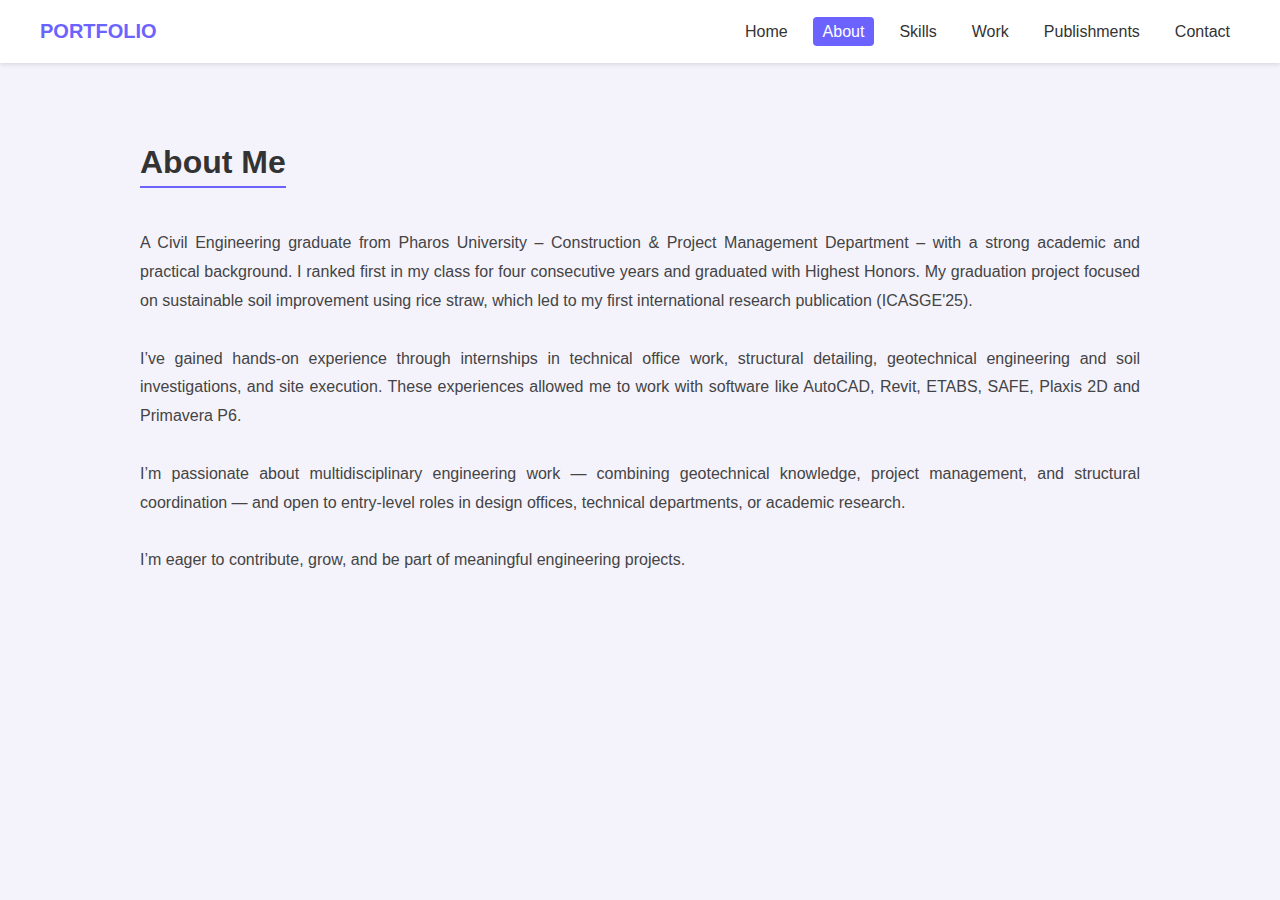
<file: about.html>
<!DOCTYPE html>
<html lang="en">
<head>
  <meta charset="UTF-8"/>
  <meta name="viewport" content="width=device-width, initial-scale=1.0"/>
  <title>About | Portfolio</title>
<link rel="stylesheet" href="styles.css">
</head>
<body>

  <header>
    <div class="logo">PORTFOLIO</div>
    <nav>
      <ul>
        <li><a href="index.html">Home</a></li>
        <li><a class="active" href="about.html">About</a></li>
        <li><a href="skills.html">Skills</a></li>
        <li><a href="work.html">Work</a></li>
        <li><a href="publishments.html">Publishments</a></li>
        <li><a href="contact.html">Contact</a></li>
      </ul>
    </nav>
  </header>

  <section class="section">
    <h1>About Me</h1>
    <p>
      A Civil Engineering graduate from Pharos University – Construction & Project Management Department – with a strong academic and practical background.
      I ranked first in my class for four consecutive years and graduated with Highest Honors. My graduation project focused on sustainable soil improvement using rice straw, which led to my first international research publication (ICASGE'25).
      <br><br>
      I’ve gained hands-on experience through internships in technical office work, structural detailing, geotechnical engineering and soil investigations, and site execution. These experiences allowed me to work with software like AutoCAD, Revit, ETABS, SAFE, Plaxis 2D and Primavera P6.
      <br><br>
      I’m passionate about multidisciplinary engineering work — combining geotechnical knowledge, project management, and structural coordination — and open to entry-level roles in design offices, technical departments, or academic research.
      <br><br>
      I’m eager to contribute, grow, and be part of meaningful engineering projects.
    </p>
  </section>

</body>
</html>
</file>
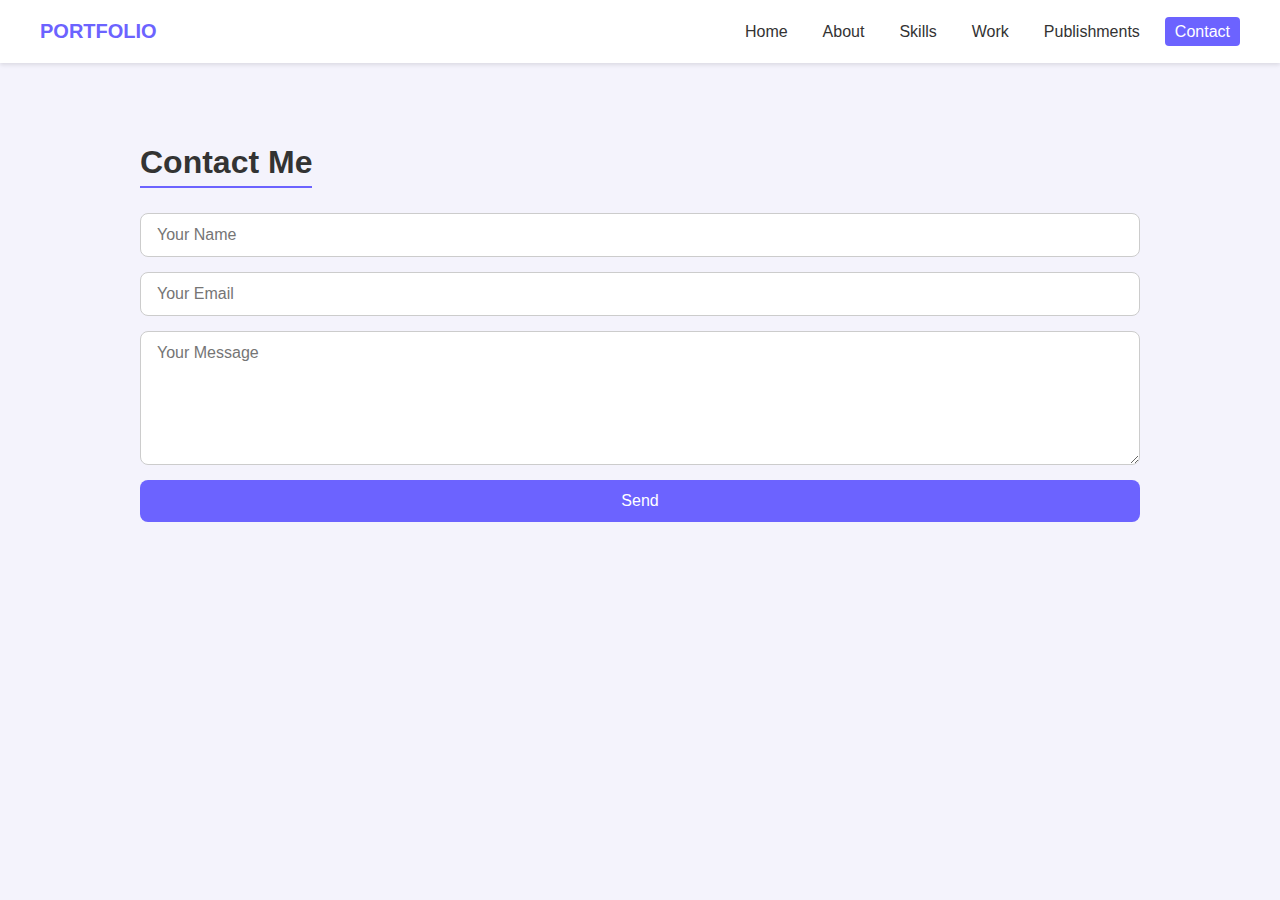
<file: contact.html>
<!DOCTYPE html>
<html lang="en">
<head>
  <meta charset="UTF-8"/>
  <meta name="viewport" content="width=device-width, initial-scale=1.0"/>
  <title>Contact ME | Rewan</title>
  <link rel="stylesheet" href="styles.css">
</head>
<body>
  <header>
    <div class="logo">PORTFOLIO</div>
    <nav>
      <ul class="nav-links">
        <li><a href="index.html">Home</a></li>
        <li><a href="about.html">About</a></li>
        <li><a href="skills.html">Skills</a></li>
        <li><a href="work.html">Work</a></li>
        <li><a href="publishments.html">Publishments</a></li>
        <li><a class="active" href="contact.html">Contact</a></li>
      </ul>
    </nav>
  </header>

<section class="section">
  <h1>Contact Me</h1>
  <form class="contact-form" id="contactForm">
    <input name="entry.1072669873" type="text" placeholder="Your Name" required />
    <input name="entry.1297949091" type="email" placeholder="Your Email" required />
    <textarea name="entry.1223490275" rows="6" placeholder="Your Message" required></textarea>
    <button type="submit">Send</button>
  </form>
  <p id="responseMsg" style="display:none; color:green; font-weight:bold; text-align:center; margin-top:15px;">
    Thank you! Your message was sent.
  </p>
</section>

<script>
  const form = document.getElementById('contactForm');
  const responseMsg = document.getElementById('responseMsg');

  form.addEventListener('submit', function (e) {
    e.preventDefault();

    const formData = new FormData(form);

    fetch('https://docs.google.com/forms/d/e/1FAIpQLSdcZ8PrewkZLtcZnEMGIC7N2u4L2aOIqlFZCDQtVk_DdRiHsw/formResponse', {
      method: 'POST',
      mode: 'no-cors',
      body: formData
    }).then(() => {
      form.reset();
      responseMsg.style.display = 'block';
    }).catch(() => {
      alert('There was an error sending your message.');
    });
  });
</script>


</body>
 

</html>
</file>
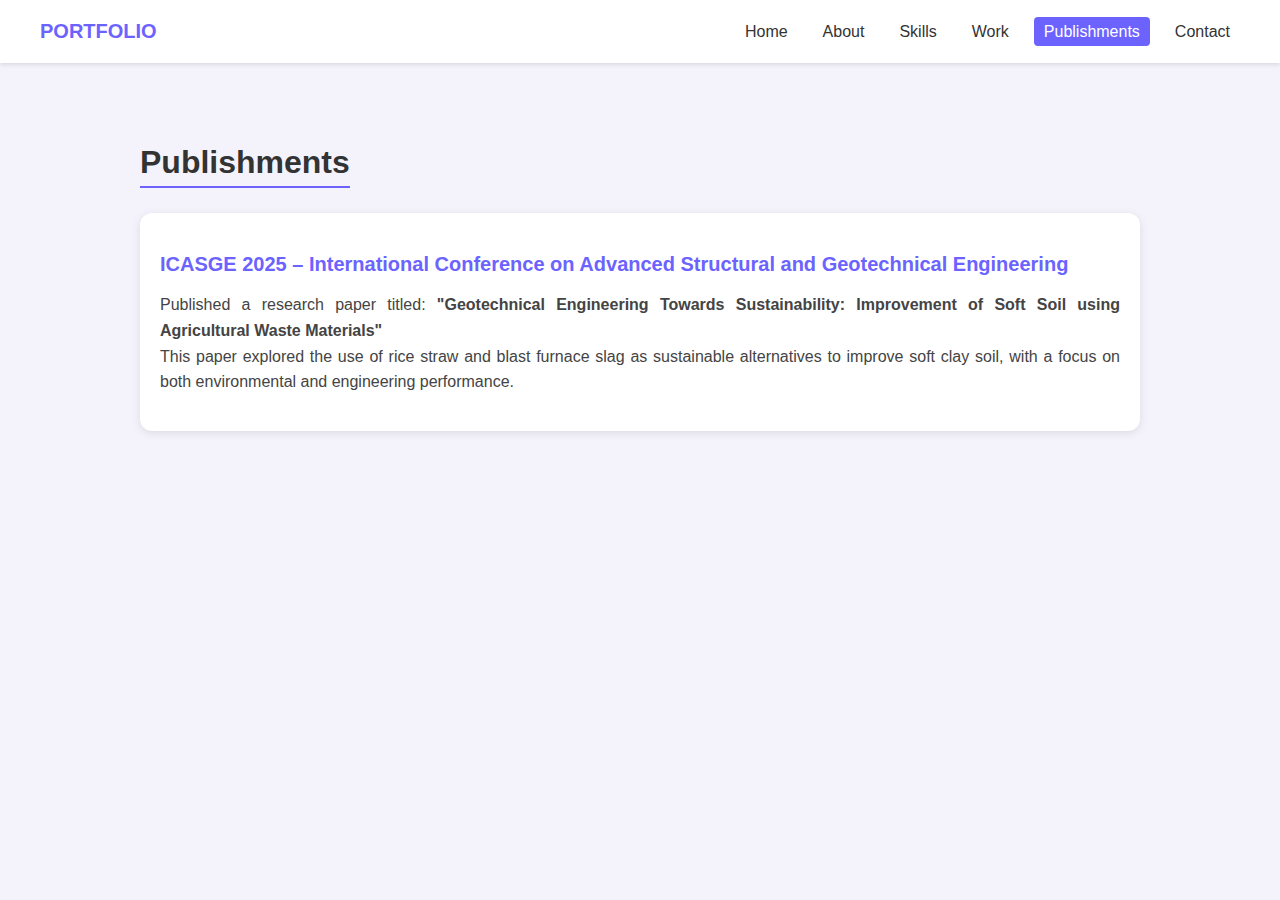
<file: publishments.html>
<!DOCTYPE html>
<html lang="en">
<head>
  <meta charset="UTF-8"/>
  <meta name="viewport" content="width=device-width, initial-scale=1.0"/>
  <title>Publishments | Rewan</title>
<link rel="stylesheet" href="styles.css">
</head>
<body>
  <header>
    <div class="logo">PORTFOLIO</div>
    <nav>
      <ul>
        <li><a href="index.html">Home</a></li>
        <li><a href="about.html">About</a></li>
        <li><a href="skills.html">Skills</a></li>
        <li><a href="work.html">Work</a></li>
        <li><a class="active" href="publishments.html">Publishments</a></li>
        <li><a href="contact.html">Contact</a></li>
      </ul>
    </nav>
  </header>

  <section class="section">
    <h1>Publishments</h1>

    <div class="publish-card">
      <h3>ICASGE 2025 – International Conference on Advanced Structural and Geotechnical Engineering</h3>
      <p>
        Published a research paper titled:
        <strong>"Geotechnical Engineering Towards Sustainability: Improvement of Soft Soil using Agricultural Waste Materials"</strong><br>
        This paper explored the use of rice straw and blast furnace slag as sustainable alternatives to improve soft clay soil, with a focus on both environmental and engineering performance.
      </p>
    </div>
  </section>
</body>
</html>
</file>
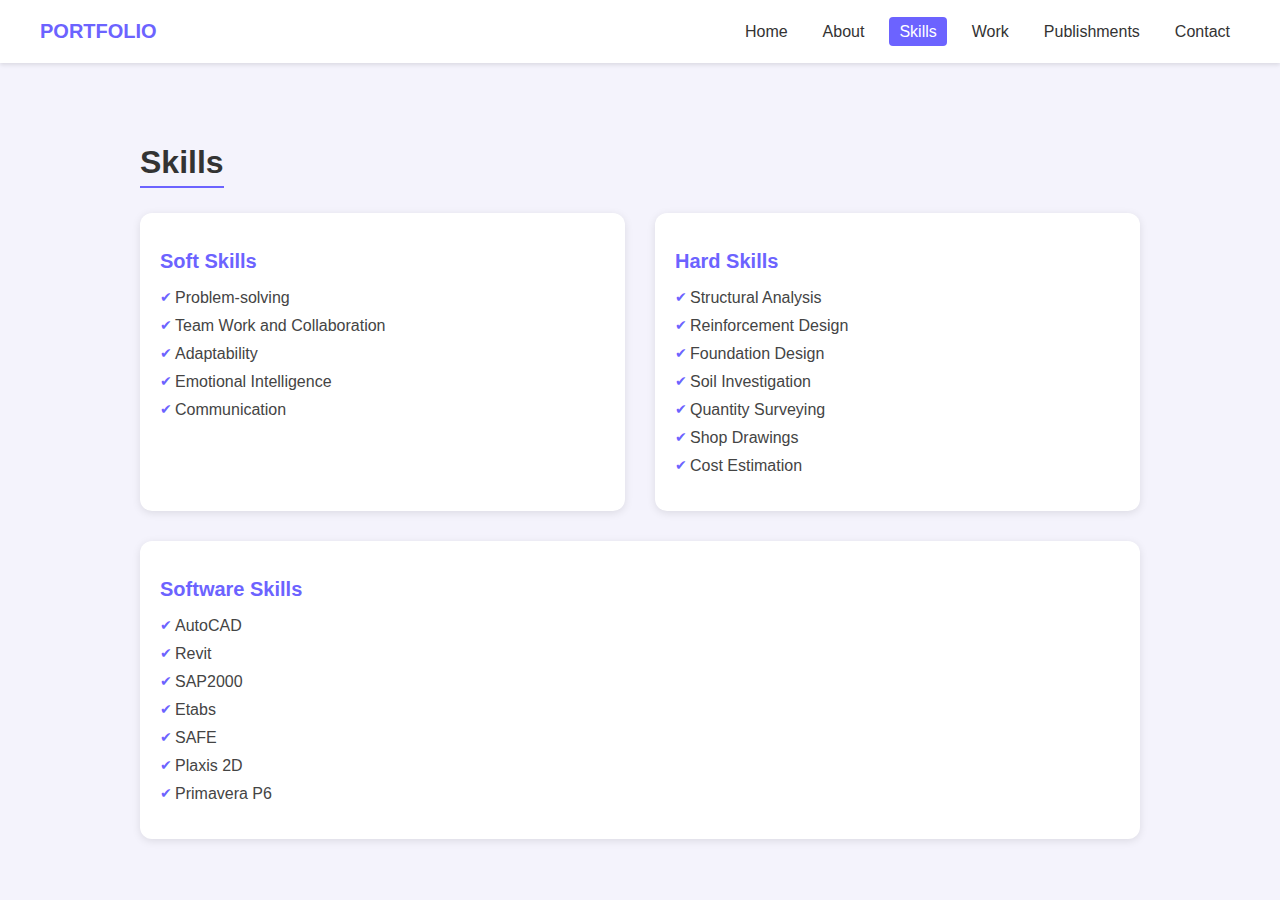
<file: skills.html>
<!DOCTYPE html>
<html lang="en">
<head>
  <meta charset="UTF-8"/>
  <meta name="viewport" content="width=device-width, initial-scale=1.0"/>
  <title>Skills | PORTFOLIO</title>
<link rel="stylesheet" href="styles.css">
</head>
<body>

  <header>
    <div class="logo">PORTFOLIO</div>
    <nav>
      <ul>
        <li><a href="index.html">Home</a></li>
        <li><a href="about.html">About</a></li>
        <li><a class="active" href="skills.html">Skills</a></li>
        <li><a href="work.html">Work</a></li>
        <li><a href="publishments.html">Publishments</a></li>
        <li><a href="contact.html">Contact</a></li>
      </ul>
    </nav>
  </header>

  <section class="section">
    <h1>Skills</h1>
    <div class="skills-columns">
      <div class="skills-group">
        <h2>Soft Skills</h2>
        <ul>
          <li>Problem-solving</li>
          <li>Team Work and Collaboration</li>
          <li>Adaptability</li>
          <li>Emotional Intelligence</li>
          <li>Communication</li>
        </ul>
      </div>

      <div class="skills-group">
        <h2>Hard Skills</h2>
        <ul>
          <li>Structural Analysis</li>
          <li>Reinforcement Design</li>
          <li>Foundation Design</li>
          <li>Soil Investigation</li>
          <li>Quantity Surveying</li>
          <li>Shop Drawings</li>
          <li>Cost Estimation</li>
        </ul>
      </div>

      <div class="skills-group">
        <h2>Software Skills</h2>
        <ul>
          <li>AutoCAD</li>
          <li>Revit</li>
          <li>SAP2000</li>
          <li>Etabs</li>
          <li>SAFE</li>
          <li>Plaxis 2D</li>
          <li>Primavera P6</li>
        </ul>
      </div>
    </div>
  </section>

</body>
</html>
</file>
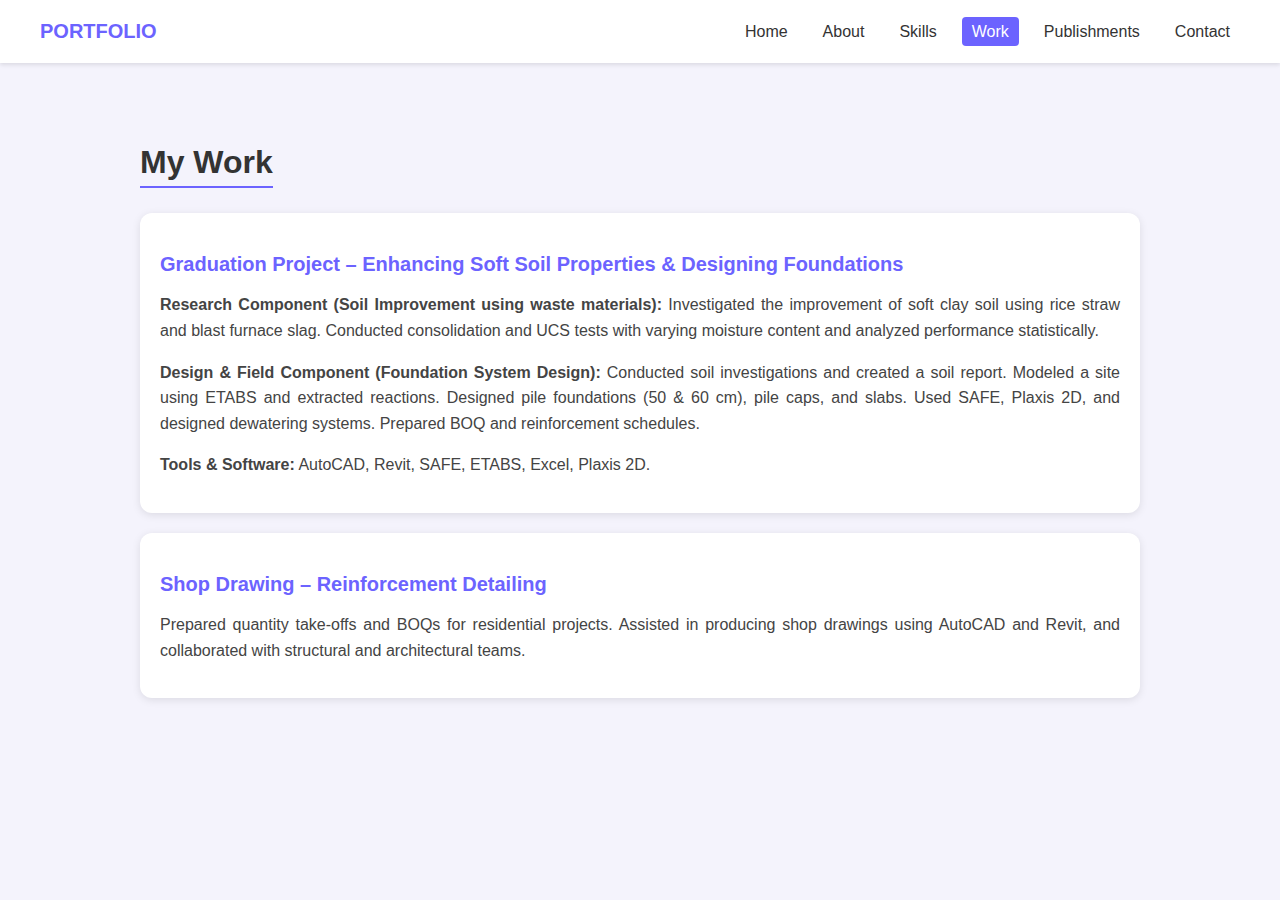
<file: work.html>
<!DOCTYPE html>
<html lang="en">
<head>
  <meta charset="UTF-8"/>
  <meta name="viewport" content="width=device-width, initial-scale=1.0"/>
  <title>Work | PORTFOLIO</title>
<link rel="stylesheet" href="styles.css">
</head>
<body>
  <header>
    <div class="logo">PORTFOLIO</div>
    <nav>
      <ul>
        <li><a href="index.html">Home</a></li>
        <li><a href="about.html">About</a></li>
        <li><a href="skills.html">Skills</a></li>
        <li><a class="active" href="work.html">Work</a></li>
        <li><a href="publishments.html">Publishments</a></li>
        <li><a href="contact.html">Contact</a></li>
      </ul>
    </nav>
  </header>

  <section class="section">
    <h1>My Work</h1>
    <div class="projects">

      <div class="project">
        <h3>Graduation Project – Enhancing Soft Soil Properties & Designing Foundations</h3>
        <p><strong>Research Component (Soil Improvement using waste materials):</strong> Investigated the improvement of soft clay soil using rice straw and blast furnace slag. Conducted consolidation and UCS tests with varying moisture content and analyzed performance statistically.</p>
        <p><strong>Design & Field Component (Foundation System Design):</strong> Conducted soil investigations and created a soil report. Modeled a site using ETABS and extracted reactions. Designed pile foundations (50 & 60 cm), pile caps, and slabs. Used SAFE, Plaxis 2D, and designed dewatering systems. Prepared BOQ and reinforcement schedules.</p>
        <p><strong>Tools & Software:</strong> AutoCAD, Revit, SAFE, ETABS, Excel, Plaxis 2D.</p>
      </div>

      <div class="project">
        <h3>Shop Drawing – Reinforcement Detailing</h3>
        <p>Prepared quantity take-offs and BOQs for residential projects. Assisted in producing shop drawings using AutoCAD and Revit, and collaborated with structural and architectural teams.</p>
      </div>

    </div>
  </section>
</body>
</html>
</file>
<file: styles.css>
/* Base Styles (Mobile First) */
body {
  background-color: #f4f3fc;
  font-family: 'Segoe UI', sans-serif;
  margin: 0;
  padding: 0;
}

header {
  background-color: white;
  padding: 20px;
  box-shadow: 0 2px 4px rgba(0,0,0,0.1);
  display: flex;
  flex-direction: column;
  align-items: center;
  gap: 15px;
}

.logo {
  font-weight: bold;
  font-size: 20px;
  color: #6c63ff;
}

nav ul {
  list-style: none;
  display: flex;
  flex-wrap: wrap;
  justify-content: center;
  gap: 10px;
  margin: 0;
  padding: 0;
}

nav a {
  text-decoration: none;
  color: #333;
  font-weight: 500;
  padding: 6px 10px;
  border-radius: 4px;
}

nav a.active, nav a:hover {
  background-color: #6c63ff;
  color: white;
}

.section {
  padding: 40px 20px;
  max-width: 100%;
  margin: auto;
}

.section h1 {
  font-size: 28px;
  margin-bottom: 25px;
  color: #333;
  border-bottom: 2px solid #6c63ff;
  display: inline-block;
  padding-bottom: 5px;
}

/* Hero Section (Home Page) */
.hero {
  display: flex;
  flex-direction: column;
  padding: 30px 20px;
  align-items: center;
  text-align: center;
}

.hero .content {
  max-width: 100%;
  margin-bottom: 30px;
}

.hero h1 {
  font-size: 28px;
  margin-bottom: 10px;
}

.hero h2 {
  font-size: 20px;
  margin-bottom: 15px;
  color: #6c63ff;
}

.hero p {
  font-size: 16px;
  line-height: 1.6;
  margin-bottom: 20px;
}

.btn {
  background-color: #6c63ff;
  color: white;
  padding: 10px 20px;
  text-decoration: none;
  border-radius: 5px;
  font-weight: bold;
  display: inline-block;
}

.hero-image img {
  max-width: 250px;
  width: 100%;
  border-radius: 10px;
}

/* Social Icons */
.social-icons {
  position: fixed;
  left: 10px;
  bottom: 10px;
  display: flex;
  flex-direction: column;
  gap: 8px;
}

.social-icons a img {
  width: 25px;
  height: 25px;
}

/* About Page */
.section p {
  font-size: 16px;
  line-height: 1.8;
  color: #444;
  text-align: justify;
}

/* Skills Page */
.skills-columns {
  display: flex;
  flex-direction: column;
  gap: 20px;
}

.skills-group {
  background-color: white;
  padding: 20px;
  border-radius: 12px;
  box-shadow: 0 2px 8px rgba(0,0,0,0.1);
}

.skills-group h2 {
  font-size: 20px;
  color: #6c63ff;
  margin-bottom: 15px;
}

.skills-group ul {
  list-style: none;
  padding: 0;
}

.skills-group li {
  margin-bottom: 10px;
  color: #444;
  padding-left: 15px;
  position: relative;
}

.skills-group li::before {
  content: "✔";
  position: absolute;
  left: 0;
  color: #6c63ff;
  font-size: 14px;
}

/* Work Page */
.projects {
  display: flex;
  flex-direction: column;
  gap: 20px;
}

.project {
  background-color: white;
  padding: 20px;
  border-radius: 12px;
  box-shadow: 0 2px 8px rgba(0,0,0,0.1);
}

.project h3 {
  font-size: 20px;
  color: #6c63ff;
  margin-bottom: 15px;
}

.project p {
  color: #444;
  line-height: 1.6;
  margin-bottom: 15px;
}

/* Publications Page */
.publish-card {
  background-color: white;
  padding: 20px;
  border-radius: 12px;
  box-shadow: 0 2px 8px rgba(0,0,0,0.1);
  margin-bottom: 20px;
}

.publish-card h3 {
  color: #6c63ff;
  font-size: 20px;
  margin-bottom: 10px;
}

.publish-card p {
  color: #444;
  line-height: 1.6;
}

/* Contact Page */
.contact-form {
  display: flex;
  flex-direction: column;
  gap: 15px;
}

.contact-form input,
.contact-form textarea {
  padding: 12px 16px;
  border: 1px solid #ccc;
  border-radius: 8px;
  font-size: 16px;
  font-family: inherit;
  resize: vertical;
}

.contact-form button {
  background-color: #6c63ff;
  color: white;
  padding: 12px 20px;
  border: none;
  border-radius: 8px;
  font-size: 16px;
  cursor: pointer;
  transition: background-color 0.3s ease;
}

.contact-form button:hover {
  background-color: #574fce;
}

/* Tablet Styles (min-width: 768px) */
@media (min-width: 768px) {
  header {
    flex-direction: row;
    justify-content: space-between;
    padding: 20px 30px;
  }
  
  nav ul {
    flex-wrap: nowrap;
    gap: 15px;
  }
  
  .section {
    padding: 50px 30px;
    max-width: 800px;
  }
  
  .hero {
    flex-direction: row;
    justify-content: space-between;
    text-align: left;
    padding: 50px 30px;
  }
  
  .hero .content {
    max-width: 55%;
    margin-bottom: 0;
  }
  
  .social-icons {
    left: 20px;
    bottom: 20px;
    gap: 10px;
  }
  
  .social-icons a img {
    width: 30px;
    height: 30px;
  }

  .skills-columns {
    flex-direction: row;
    flex-wrap: wrap;
    justify-content: center;
    gap: 30px;
  }

  .skills-group {
    flex: 1 1 280px;
  }
}

/* Desktop Styles (min-width: 992px) */
@media (min-width: 992px) {
  header {
    padding: 20px 40px;
  }
  
  .section {
    max-width: 1000px;
    padding: 60px 40px;
  }
  
  .hero h1 {
    font-size: 36px;
  }
  
  .hero h2 {
    font-size: 24px;
  }
  
  .hero-image img {
    max-width: 300px;
  }

  .section h1 {
    font-size: 32px;
  }
}
</file>
